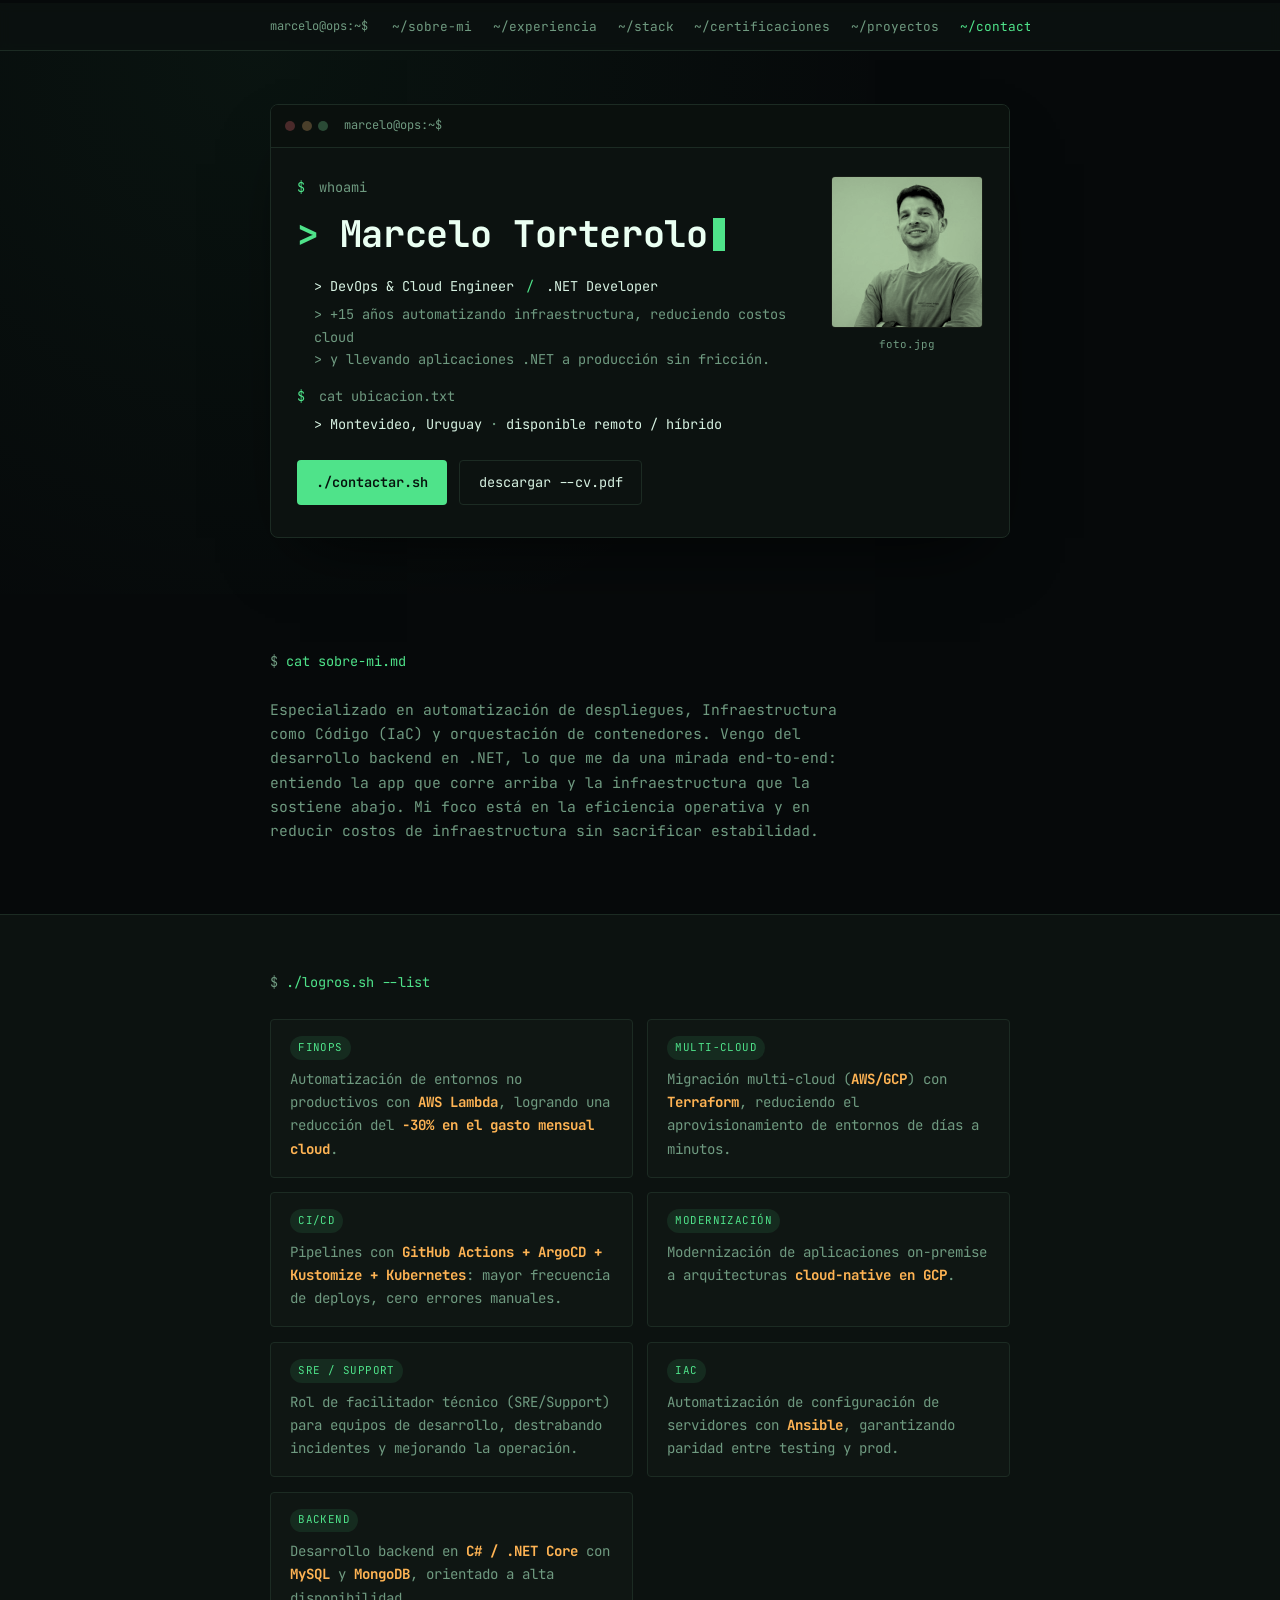
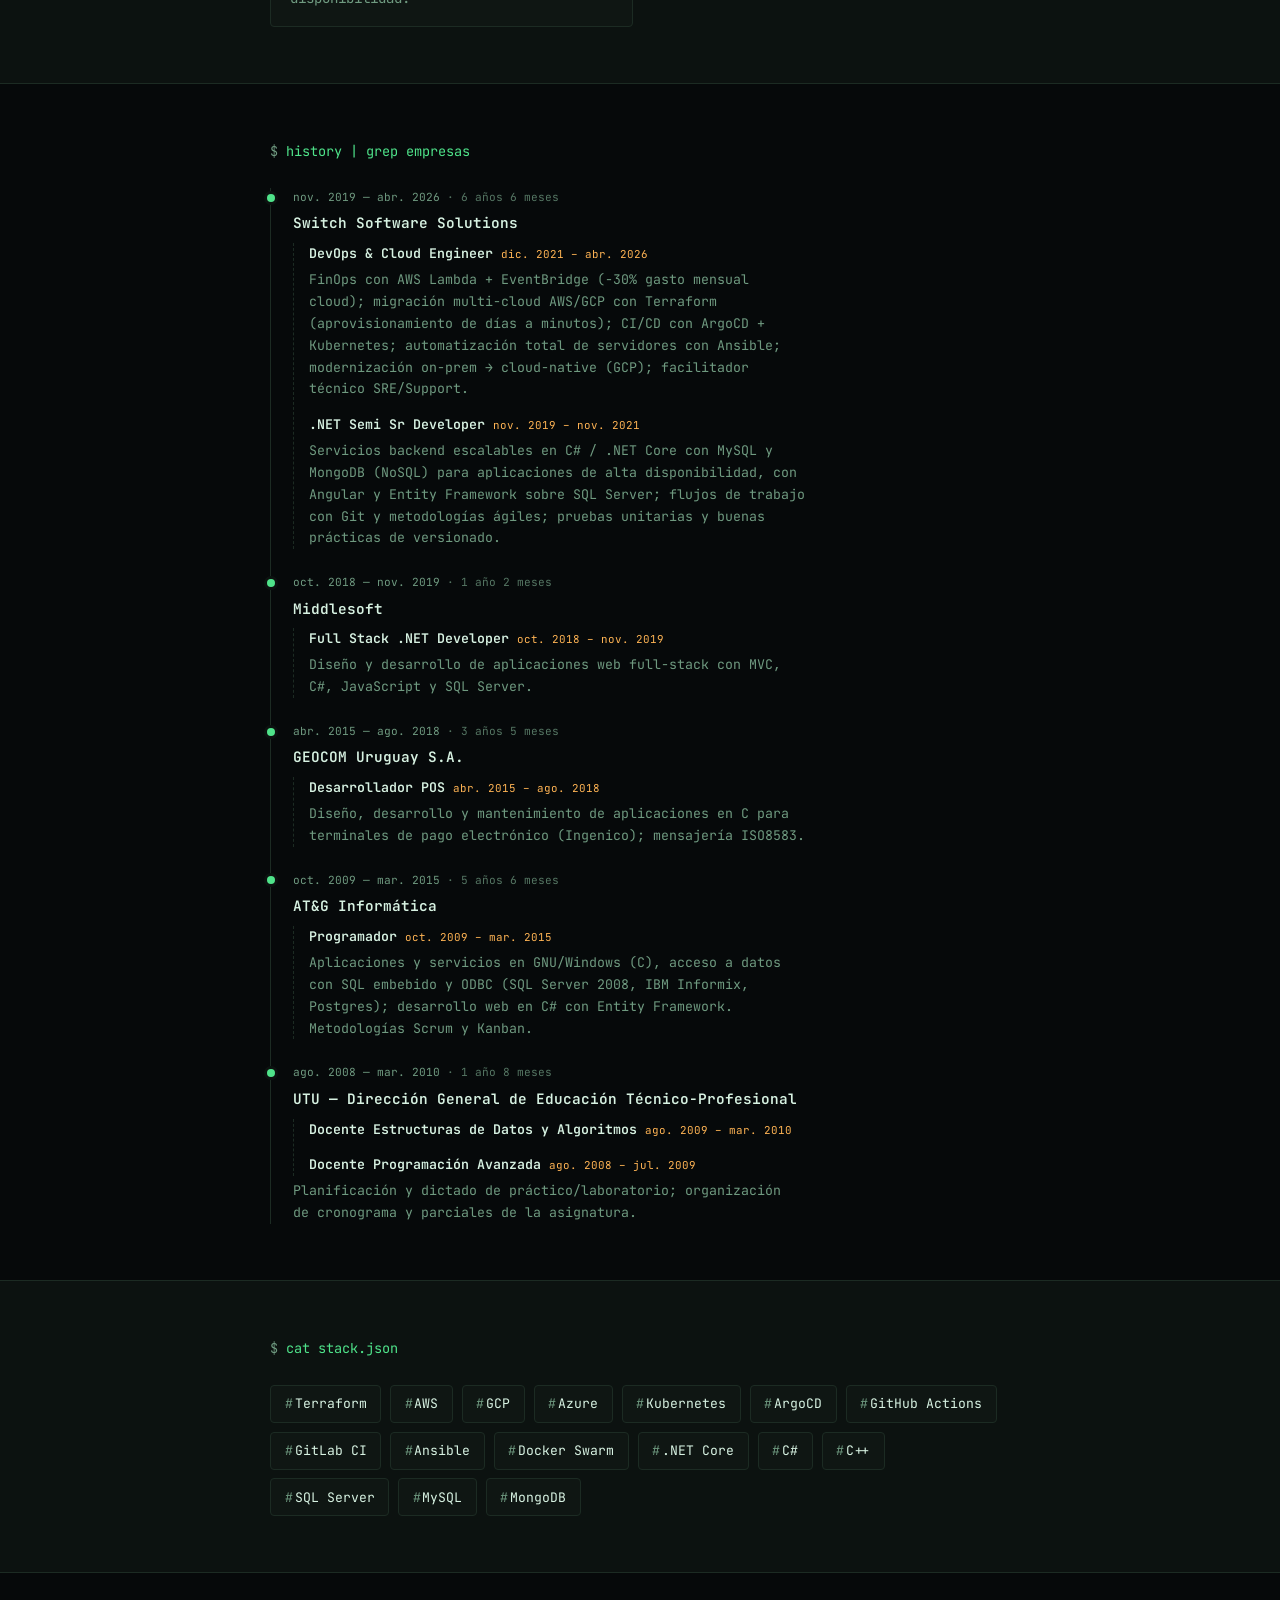
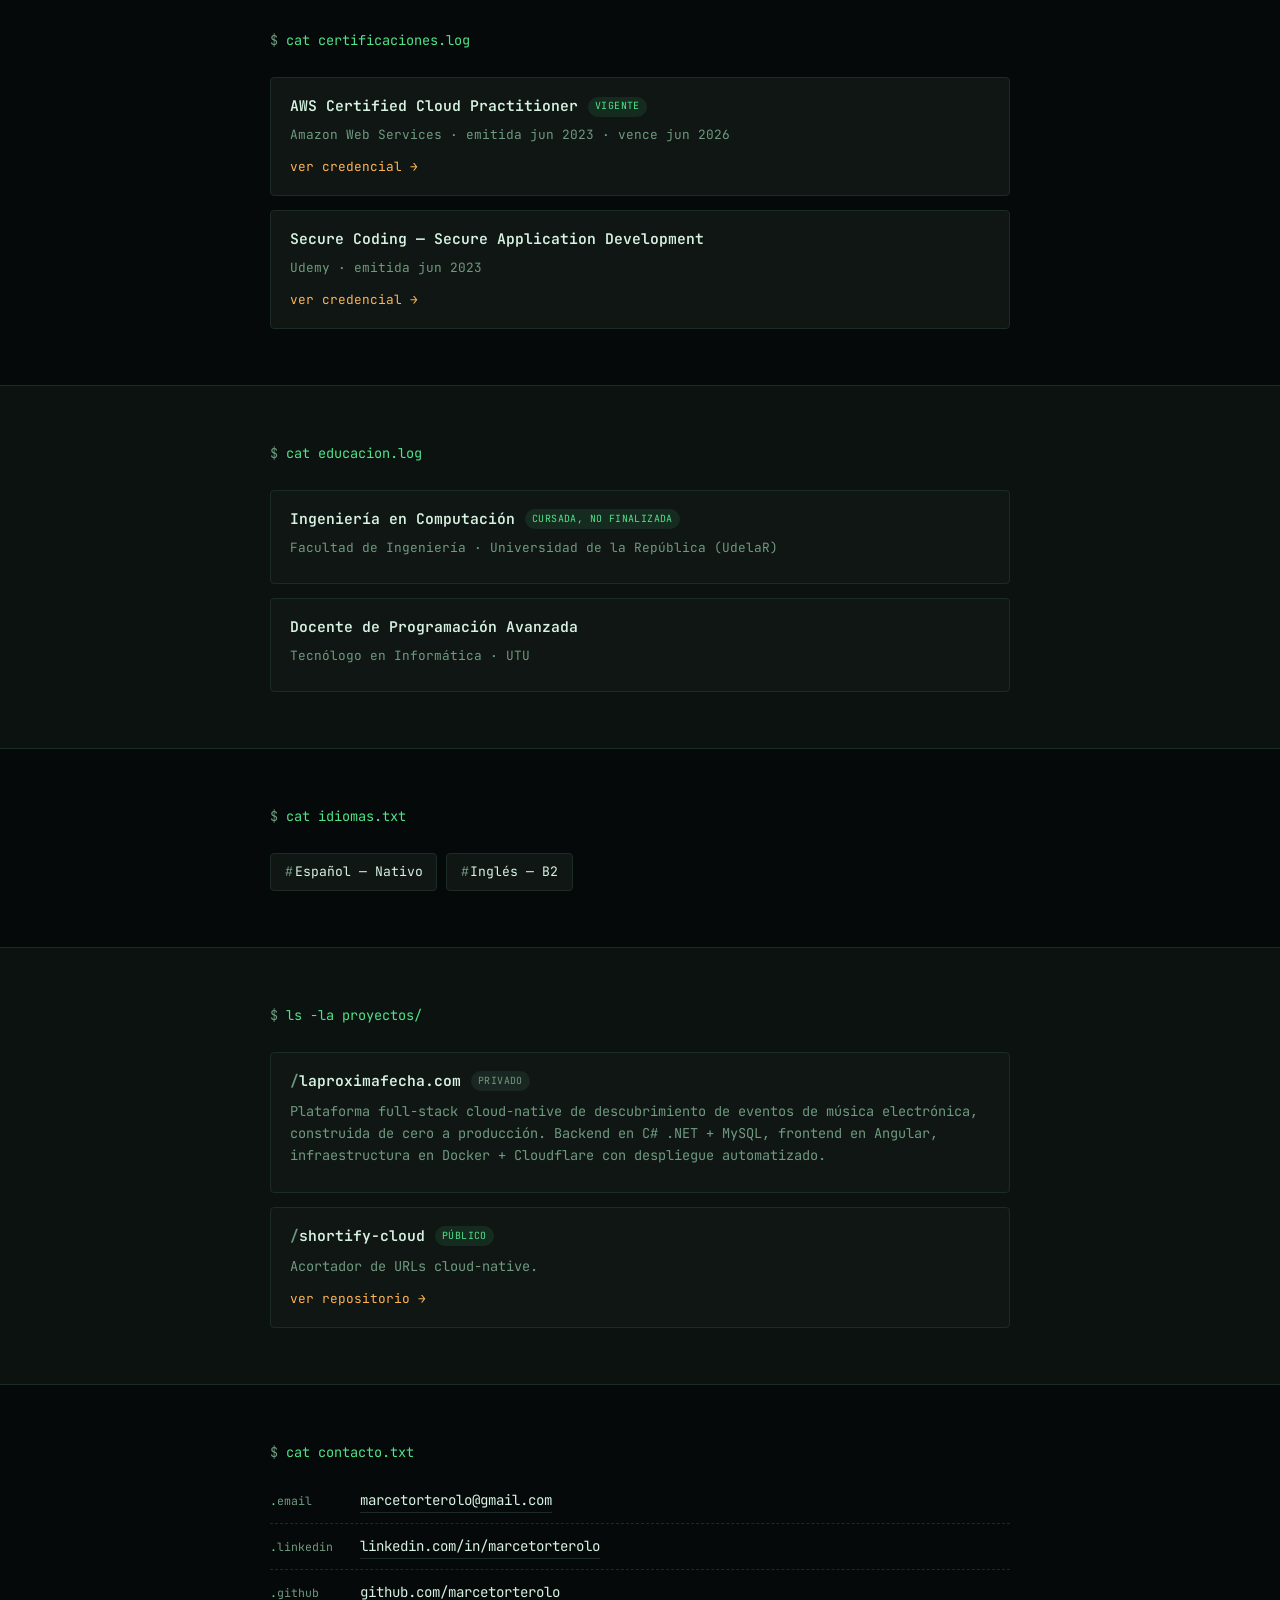
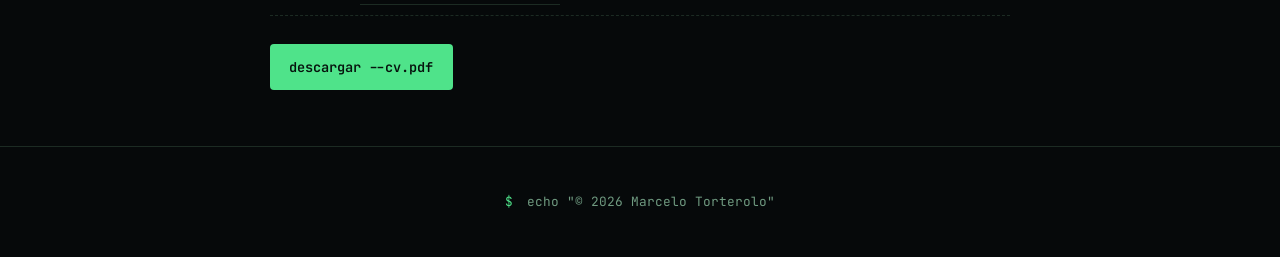
<file: index.html>
<!DOCTYPE html>
<html lang="es">
<head>
  <meta charset="UTF-8">
  <meta name="viewport" content="width=device-width, initial-scale=1.0">
  <title>Marcelo Torterolo — DevOps & Cloud Engineer / .NET Developer</title>
  <meta name="description" content="Marcelo Torterolo, DevOps & Cloud Engineer y desarrollador .NET con más de 15 años de trayectoria en automatización, IaC, Kubernetes y backend .NET Core. Montevideo, Uruguay — remoto/híbrido.">
  <meta name="author" content="Marcelo Torterolo">
  <meta name="robots" content="index, follow">
  <link rel="canonical" href="https://marcetorterolo.github.io/">

  <meta property="og:type" content="profile">
  <meta property="og:title" content="Marcelo Torterolo — DevOps & Cloud Engineer / .NET Developer">
  <meta property="og:description" content="Más de 15 años de trayectoria en Cloud/DevOps: automatización de despliegues, IaC, Kubernetes y backend .NET Core.">
  <meta property="og:url" content="https://marcetorterolo.github.io/">
  <meta property="og:image" content="https://marcetorterolo.github.io/assets/img/foto.jpg">
  <meta property="og:locale" content="es_UY">
  <meta name="twitter:card" content="summary">
  <meta name="twitter:title" content="Marcelo Torterolo — DevOps & Cloud Engineer / .NET Developer">
  <meta name="twitter:description" content="Más de 15 años de trayectoria en Cloud/DevOps: automatización de despliegues, IaC, Kubernetes y backend .NET Core.">
  <meta name="twitter:image" content="https://marcetorterolo.github.io/assets/img/foto.jpg">
  <meta name="google-site-verification" content="WIqYX5avbiARxaX_bdceEm45WlPpFte-IcDjLjryVTM" />

  <link rel="icon" type="image/svg+xml" href="assets/img/favicon.svg">
  <link rel="stylesheet" href="https://fonts.googleapis.com/css2?family=JetBrains+Mono:ital,wght@0,400;0,500;0,600;0,700;1,400&display=swap">
  <link rel="stylesheet" href="assets/css/style.css">

  <script type="application/ld+json">
  {
    "@context": "https://schema.org",
    "@type": "Person",
    "name": "Marcelo Torterolo",
    "url": "https://marcetorterolo.github.io/",
    "image": "https://marcetorterolo.github.io/assets/img/foto.jpg",
    "jobTitle": "DevOps & Cloud Engineer / .NET Developer",
    "email": "mailto:marcetorterolo@gmail.com",
    "address": {
      "@type": "PostalAddress",
      "addressLocality": "Montevideo",
      "addressCountry": "UY"
    },
    "sameAs": [
      "https://www.linkedin.com/in/marcetorterolo",
      "https://github.com/marcetorterolo"
    ],
    "knowsAbout": ["Terraform", "AWS", "GCP", "Kubernetes", "ArgoCD", "GitHub Actions", "Ansible", ".NET Core", "C#", "MySQL", "MongoDB"]
  }
  </script>
</head>
<body>

  <div class="scroll-progress" id="scrollProgress"></div>

  <nav class="nav" id="siteNav" aria-label="Navegación principal">
    <div class="container nav__inner">
      <a href="#" class="nav__brand">marcelo@ops:~$</a>
      <ul class="nav__links">
        <li><a href="#sobre-mi">~/sobre-mi</a></li>
        <li><a href="#experiencia">~/experiencia</a></li>
        <li><a href="#stack">~/stack</a></li>
        <li><a href="#certificaciones">~/certificaciones</a></li>
        <li><a href="#proyectos">~/proyectos</a></li>
        <li><a href="#contacto">~/contacto</a></li>
      </ul>
    </div>
  </nav>

  <header class="hero">
    <div class="container">
      <div class="termwin">
        <div class="termwin__bar">
          <span class="dot dot--r"></span><span class="dot dot--y"></span><span class="dot dot--g"></span>
          <span class="termwin__title">marcelo@ops:~$</span>
        </div>
        <div class="termwin__body hero__body">
          <div class="hero__text">
            <p class="line"><span class="prompt">$</span> whoami</p>
            <h1 class="hero__name">Marcelo Torterolo</h1>
            <p class="line line--out">&gt; DevOps &amp; Cloud Engineer <span class="sep">/</span> .NET Developer</p>
            <p class="line line--out hero__tagline">&gt; +15 años automatizando infraestructura, reduciendo costos cloud<br>&gt; y llevando aplicaciones .NET a producción sin fricción.</p>
            <p class="line"><span class="prompt">$</span> cat ubicacion.txt</p>
            <p class="line line--out">&gt; Montevideo, Uruguay <span class="dim">·</span> disponible remoto / híbrido</p>
            <div class="hero__actions">
              <a href="#contacto" class="btn btn--primary">./contactar.sh</a>
              <a href="cv-marcelo-torterolo.pdf" class="btn btn--outline" download>descargar --cv.pdf</a>
            </div>
          </div>
          <figure class="hero__photo">
            <img src="assets/img/foto.jpg" alt="Foto de Marcelo Torterolo">
            <figcaption>foto.jpg</figcaption>
          </figure>
        </div>
      </div>
    </div>
  </header>

  <main>
    <section id="sobre-mi" class="section">
      <div class="container">
        <h2 class="cmd">cat sobre-mi.md</h2>
        <p class="section__text">
          Especializado en automatización de despliegues, Infraestructura como Código (IaC) y orquestación de contenedores.
          Vengo del desarrollo backend en .NET, lo que me da una mirada end-to-end: entiendo la app que corre arriba y la
          infraestructura que la sostiene abajo. Mi foco está en la eficiencia operativa y en reducir costos de infraestructura
          sin sacrificar estabilidad.
        </p>
      </div>
    </section>

    <section id="experiencia" class="section section--alt">
      <div class="container">
        <h2 class="cmd">./logros.sh --list</h2>
        <ul class="achievements">
          <li class="achievement">
            <span class="achievement__tag">FinOps</span>
            <p>Automatización de entornos no productivos con <strong>AWS Lambda</strong>, logrando una reducción del <strong>-30% en el gasto mensual cloud</strong>.</p>
          </li>
          <li class="achievement">
            <span class="achievement__tag">Multi-cloud</span>
            <p>Migración multi-cloud (<strong>AWS/GCP</strong>) con <strong>Terraform</strong>, reduciendo el aprovisionamiento de entornos de días a minutos.</p>
          </li>
          <li class="achievement">
            <span class="achievement__tag">CI/CD</span>
            <p>Pipelines con <strong>GitHub Actions + ArgoCD + Kustomize + Kubernetes</strong>: mayor frecuencia de deploys, cero errores manuales.</p>
          </li>
          <li class="achievement">
            <span class="achievement__tag">Modernización</span>
            <p>Modernización de aplicaciones on-premise a arquitecturas <strong>cloud-native en GCP</strong>.</p>
          </li>
          <li class="achievement">
            <span class="achievement__tag">SRE / Support</span>
            <p>Rol de facilitador técnico (SRE/Support) para equipos de desarrollo, destrabando incidentes y mejorando la operación.</p>
          </li>
          <li class="achievement">
            <span class="achievement__tag">IaC</span>
            <p>Automatización de configuración de servidores con <strong>Ansible</strong>, garantizando paridad entre testing y prod.</p>
          </li>
          <li class="achievement">
            <span class="achievement__tag">Backend</span>
            <p>Desarrollo backend en <strong>C# / .NET Core</strong> con <strong>MySQL</strong> y <strong>MongoDB</strong>, orientado a alta disponibilidad.</p>
          </li>
        </ul>
      </div>
    </section>

    <section id="trayectoria" class="section">
      <div class="container">
        <h2 class="cmd">history | grep empresas</h2>
        <ol class="timeline">
          <li class="timeline__item">
            <div class="timeline__period">nov. 2019 — abr. 2026 <span class="timeline__total">· 6 años 6 meses</span></div>
            <div class="timeline__body">
              <p class="timeline__role">Switch Software Solutions</p>
              <ul class="subroles">
                <li class="subrole">
                  <p class="subrole__head"><span class="subrole__name">DevOps & Cloud Engineer</span><span class="subrole__period">dic. 2021 – abr. 2026</span></p>
                  <p class="timeline__desc">FinOps con AWS Lambda + EventBridge (‑30% gasto mensual cloud); migración multi-cloud AWS/GCP con Terraform (aprovisionamiento de días a minutos); CI/CD con ArgoCD + Kubernetes; automatización total de servidores con Ansible; modernización on-prem → cloud-native (GCP); facilitador técnico SRE/Support.</p>
                </li>
                <li class="subrole">
                  <p class="subrole__head"><span class="subrole__name">.NET Semi Sr Developer</span><span class="subrole__period">nov. 2019 – nov. 2021</span></p>
                  <p class="timeline__desc">Servicios backend escalables en C# / .NET Core con MySQL y MongoDB (NoSQL) para aplicaciones de alta disponibilidad, con Angular y Entity Framework sobre SQL Server; flujos de trabajo con Git y metodologías ágiles; pruebas unitarias y buenas prácticas de versionado.</p>
                </li>
              </ul>
            </div>
          </li>
          <li class="timeline__item">
            <div class="timeline__period">oct. 2018 — nov. 2019 <span class="timeline__total">· 1 año 2 meses</span></div>
            <div class="timeline__body">
              <p class="timeline__role">Middlesoft</p>
              <ul class="subroles">
                <li class="subrole">
                  <p class="subrole__head"><span class="subrole__name">Full Stack .NET Developer</span><span class="subrole__period">oct. 2018 – nov. 2019</span></p>
                  <p class="timeline__desc">Diseño y desarrollo de aplicaciones web full-stack con MVC, C#, JavaScript y SQL Server.</p>
                </li>
              </ul>
            </div>
          </li>
          <li class="timeline__item">
            <div class="timeline__period">abr. 2015 — ago. 2018 <span class="timeline__total">· 3 años 5 meses</span></div>
            <div class="timeline__body">
              <p class="timeline__role">GEOCOM Uruguay S.A.</p>
              <ul class="subroles">
                <li class="subrole">
                  <p class="subrole__head"><span class="subrole__name">Desarrollador POS</span><span class="subrole__period">abr. 2015 – ago. 2018</span></p>
                  <p class="timeline__desc">Diseño, desarrollo y mantenimiento de aplicaciones en C para terminales de pago electrónico (Ingenico); mensajería ISO8583.</p>
                </li>
              </ul>
            </div>
          </li>
          <li class="timeline__item">
            <div class="timeline__period">oct. 2009 — mar. 2015 <span class="timeline__total">· 5 años 6 meses</span></div>
            <div class="timeline__body">
              <p class="timeline__role">AT&amp;G Informática</p>
              <ul class="subroles">
                <li class="subrole">
                  <p class="subrole__head"><span class="subrole__name">Programador</span><span class="subrole__period">oct. 2009 – mar. 2015</span></p>
                  <p class="timeline__desc">Aplicaciones y servicios en GNU/Windows (C), acceso a datos con SQL embebido y ODBC (SQL Server 2008, IBM Informix, Postgres); desarrollo web en C# con Entity Framework. Metodologías Scrum y Kanban.</p>
                </li>
              </ul>
            </div>
          </li>
          <li class="timeline__item">
            <div class="timeline__period">ago. 2008 — mar. 2010 <span class="timeline__total">· 1 año 8 meses</span></div>
            <div class="timeline__body">
              <p class="timeline__role">UTU — Dirección General de Educación Técnico-Profesional</p>
              <ul class="subroles">
                <li class="subrole">
                  <p class="subrole__head"><span class="subrole__name">Docente Estructuras de Datos y Algoritmos</span><span class="subrole__period">ago. 2009 – mar. 2010</span></p>
                </li>
                <li class="subrole">
                  <p class="subrole__head"><span class="subrole__name">Docente Programación Avanzada</span><span class="subrole__period">ago. 2008 – jul. 2009</span></p>
                </li>
              </ul>
              <p class="timeline__desc">Planificación y dictado de práctico/laboratorio; organización de cronograma y parciales de la asignatura.</p>
            </div>
          </li>
        </ol>
      </div>
    </section>

    <section id="stack" class="section section--alt">
      <div class="container">
        <h2 class="cmd">cat stack.json</h2>
        <ul class="tags">
          <li class="tag">Terraform</li>
          <li class="tag">AWS</li>
          <li class="tag">GCP</li>
          <li class="tag">Azure</li>
          <li class="tag">Kubernetes</li>
          <li class="tag">ArgoCD</li>
          <li class="tag">GitHub Actions</li>
          <li class="tag">GitLab CI</li>
          <li class="tag">Ansible</li>
          <li class="tag">Docker Swarm</li>
          <li class="tag">.NET Core</li>
          <li class="tag">C#</li>
          <li class="tag">C++</li>
          <li class="tag">SQL Server</li>
          <li class="tag">MySQL</li>
          <li class="tag">MongoDB</li>
        </ul>
      </div>
    </section>

    <section id="certificaciones" class="section">
      <div class="container">
        <h2 class="cmd">cat certificaciones.log</h2>
        <ul class="certs">
          <li class="cert">
            <div class="cert__head">
              <span class="cert__name">AWS Certified Cloud Practitioner</span>
              <span class="cert__badge">vigente</span>
            </div>
            <p class="cert__meta">Amazon Web Services · emitida jun 2023 · vence jun 2026</p>
            <a href="https://www.credly.com/badges/dad21189-9530-4a32-a208-309528330fe3" target="_blank" rel="noopener noreferrer">ver credencial →</a>
          </li>
          <li class="cert">
            <div class="cert__head">
              <span class="cert__name">Secure Coding — Secure Application Development</span>
            </div>
            <p class="cert__meta">Udemy · emitida jun 2023</p>
            <a href="https://www.udemy.com/certificate/UC-da683697-0d96-4401-a896-f2848eb38d50/" target="_blank" rel="noopener noreferrer">ver credencial →</a>
          </li>
        </ul>
      </div>
    </section>

    <section id="educacion" class="section section--alt">
      <div class="container">
        <h2 class="cmd">cat educacion.log</h2>
        <ul class="certs">
          <li class="cert">
            <div class="cert__head">
              <span class="cert__name">Ingeniería en Computación</span>
              <span class="cert__badge">cursada, no finalizada</span>
            </div>
            <p class="cert__meta">Facultad de Ingeniería · Universidad de la República (UdelaR)</p>
          </li>
          <li class="cert">
            <div class="cert__head">
              <span class="cert__name">Docente de Programación Avanzada</span>
            </div>
            <p class="cert__meta">Tecnólogo en Informática · UTU</p>
          </li>
        </ul>
      </div>
    </section>

    <section id="idiomas" class="section">
      <div class="container">
        <h2 class="cmd">cat idiomas.txt</h2>
        <ul class="tags">
          <li class="tag">Español — Nativo</li>
          <li class="tag">Inglés — B2</li>
        </ul>
      </div>
    </section>

    <section id="proyectos" class="section section--alt">
      <div class="container">
        <h2 class="cmd">ls -la proyectos/</h2>
        <ul class="projects">
          <li class="project">
            <div class="project__head">
              <span class="project__name">laproximafecha.com</span>
              <span class="project__badge project__badge--private">privado</span>
            </div>
            <p class="project__desc">Plataforma full-stack cloud-native de descubrimiento de eventos de música electrónica, construida de cero a producción. Backend en C# .NET + MySQL, frontend en Angular, infraestructura en Docker + Cloudflare con despliegue automatizado.</p>
          </li>
          <li class="project">
            <div class="project__head">
              <span class="project__name">shortify-cloud</span>
              <span class="project__badge project__badge--public">público</span>
            </div>
            <p class="project__desc">Acortador de URLs cloud-native.</p>
            <a href="https://github.com/marcetorterolo/shortify-cloud" target="_blank" rel="noopener noreferrer">ver repositorio →</a>
          </li>
        </ul>
      </div>
    </section>

    <section id="contacto" class="section">
      <div class="container">
        <h2 class="cmd">cat contacto.txt</h2>
        <ul class="contact-list">
          <li>
            <span class="contact-list__label">email</span>
            <a href="mailto:marcetorterolo@gmail.com">marcetorterolo@gmail.com</a>
          </li>
          <li>
            <span class="contact-list__label">linkedin</span>
            <a href="https://www.linkedin.com/in/marcetorterolo" target="_blank" rel="noopener noreferrer">linkedin.com/in/marcetorterolo</a>
          </li>
          <li>
            <span class="contact-list__label">github</span>
            <a href="https://github.com/marcetorterolo" target="_blank" rel="noopener noreferrer">github.com/marcetorterolo</a>
          </li>
        </ul>
        <a href="cv-marcelo-torterolo.pdf" class="btn btn--primary" download>descargar --cv.pdf</a>
      </div>
    </section>
  </main>

  <footer class="footer">
    <div class="container">
      <p><span class="prompt">$</span> echo "&copy; <span id="year"></span> Marcelo Torterolo"</p>
    </div>
  </footer>

  <script src="assets/js/main.js"></script>
</body>
</html>
</file>
<file: assets/css/style.css>
/* =========================================
   Marcelo Torterolo — CV online
   Dirección: Terminal / shell session
   Dark-only por diseño (estética de consola real)
   ========================================= */

:root {
  --bg: #06090a;
  --bg-raised: #0c1210;
  --surface: #0f1613;
  --line: #1c2b23;
  --text: #d7f2e2;
  --text-dim: #6f9a80;
  --accent: #4fe38a;
  --accent-2: #ffb454;
  --accent-soft: rgba(79, 227, 138, 0.1);
  --danger: #ff6b6b;
  --font-mono: 'JetBrains Mono', 'SFMono-Regular', ui-monospace, Menlo, Consolas, monospace;
  --radius: 4px;
  --container-w: 780px;
}

* {
  box-sizing: border-box;
}

html {
  scroll-behavior: smooth;
}

body {
  margin: 0;
  background: var(--bg);
  color: var(--text);
  font-family: var(--font-mono);
  font-size: 15px;
  line-height: 1.65;
  -webkit-font-smoothing: antialiased;
}

.container {
  width: 100%;
  max-width: var(--container-w);
  margin: 0 auto;
  padding: 0 1.25rem;
}

::selection {
  background: var(--accent);
  color: #06120c;
}

/* ---------- Nav ---------- */

.nav {
  position: sticky;
  top: 3px;
  z-index: 900;
  background: rgba(12, 18, 16, 0.9);
  backdrop-filter: blur(6px);
  border-bottom: 1px solid var(--line);
}

.nav__inner {
  display: flex;
  align-items: center;
  justify-content: space-between;
  gap: 1.5rem;
  padding: 0.7rem 1.25rem;
  overflow-x: auto;
  scrollbar-width: none;
}

.nav__inner::-webkit-scrollbar {
  display: none;
}

.nav__brand {
  flex: 0 0 auto;
  color: var(--text-dim);
  font-size: 0.75rem;
  text-decoration: none;
  white-space: nowrap;
}

.nav__brand:hover {
  color: var(--accent);
}

.nav__links {
  display: flex;
  align-items: center;
  gap: 1.3rem;
  margin: 0;
  padding: 0;
  list-style: none;
  white-space: nowrap;
}

.nav__links a {
  color: var(--text-dim);
  text-decoration: none;
  font-size: 0.8rem;
  transition: color 0.15s ease;
}

.nav__links a:hover {
  color: var(--text);
}

.nav__links a.is-active {
  color: var(--accent);
}

/* ---------- Terminal window chrome ---------- */

.termwin {
  border: 1px solid var(--line);
  border-radius: 8px;
  background: var(--bg-raised);
  overflow: hidden;
  box-shadow: 0 30px 70px -30px rgba(0, 0, 0, 0.8);
}

.termwin__bar {
  display: flex;
  align-items: center;
  gap: 0.4rem;
  padding: 0.7rem 0.9rem;
  background: #0a100d;
  border-bottom: 1px solid var(--line);
}

.dot {
  width: 10px;
  height: 10px;
  border-radius: 50%;
  background: #2a3a30;
}

.dot--r { background: #4a2a2a; }
.dot--y { background: #4a3f2a; }
.dot--g { background: #2a4a35; }

.termwin__title {
  margin-left: 0.6rem;
  font-size: 0.75rem;
  color: var(--text-dim);
}

.termwin__body {
  padding: 1.75rem 1.6rem 2rem;
}

/* ---------- Hero ---------- */

.hero {
  padding: 3.5rem 0;
  background:
    radial-gradient(circle at 20% 0%, rgba(79, 227, 138, 0.05), transparent 55%),
    var(--bg);
}

.hero__body {
  display: flex;
  align-items: flex-start;
  justify-content: space-between;
  gap: 2rem;
  flex-wrap: wrap;
}

.hero__text {
  flex: 1 1 340px;
  min-width: 0;
}

.line {
  margin: 0 0 0.35rem;
  color: var(--text-dim);
  font-size: 0.85rem;
}

.line--out {
  color: var(--text);
  padding-left: 1.1rem;
}

.prompt {
  color: var(--accent);
  margin-right: 0.4rem;
}

.hero__name {
  font-size: clamp(1.7rem, 5vw, 2.3rem);
  font-weight: 700;
  color: #eafff2;
  margin: 0.2rem 0 0.65rem;
  letter-spacing: -0.01em;
  text-wrap: balance;
}

.hero__name::before {
  content: '> ';
  color: var(--accent);
}

.hero__name::after {
  content: '';
  display: inline-block;
  width: 0.55ch;
  height: 0.9em;
  margin-left: 0.15em;
  background: var(--accent);
  vertical-align: -0.1em;
  animation: cursor-blink 1s steps(1) infinite;
}

.sep {
  color: var(--accent);
  margin: 0 0.3em;
}

.hero__tagline {
  color: var(--text-dim);
  margin-bottom: 0.9rem;
}

.dim {
  color: var(--text-dim);
}

.hero__actions {
  display: flex;
  flex-wrap: wrap;
  gap: 0.75rem;
  margin-top: 1.5rem;
}

.hero__photo {
  flex: 0 0 auto;
  margin: 0;
  text-align: center;
}

.hero__photo img {
  width: 152px;
  height: 152px;
  object-fit: cover;
  border-radius: var(--radius);
  border: 1px solid var(--line);
  filter: grayscale(1) contrast(1.15) brightness(0.95) sepia(0.3) hue-rotate(60deg) saturate(2.2);
  display: block;
}

.hero__photo figcaption {
  margin-top: 0.5rem;
  font-size: 0.68rem;
  color: var(--text-dim);
}

/* ---------- Buttons ---------- */

.btn {
  display: inline-flex;
  align-items: center;
  gap: 0.5rem;
  padding: 0.65rem 1.15rem;
  border-radius: var(--radius);
  font-family: var(--font-mono);
  font-size: 0.85rem;
  text-decoration: none;
  border: 1px solid transparent;
  transition: transform 0.15s ease, background 0.15s ease, border-color 0.15s ease, color 0.15s ease;
}

.btn:hover {
  transform: translateY(-2px);
}

.btn--primary {
  background: var(--accent);
  color: #06130d;
  font-weight: 600;
}

.btn--primary:hover {
  background: #7cf0ac;
}

.btn--outline {
  background: transparent;
  color: var(--text);
  border-color: var(--line);
}

.btn--outline:hover {
  border-color: var(--accent);
  color: var(--accent);
}

/* ---------- Sections ---------- */

.section {
  padding: 3.5rem 0;
  border-bottom: 1px solid var(--line);
  scroll-margin-top: 56px;
}

.section--alt {
  background: var(--bg-raised);
}

.cmd {
  font-size: 0.85rem;
  font-weight: 400;
  color: var(--accent);
  margin: 0 0 1.6rem;
}

.cmd::before {
  content: '$ ';
  color: var(--text-dim);
}

.section__text {
  color: var(--text-dim);
  max-width: 66ch;
  font-size: 0.92rem;
}

.section__text strong,
.achievement strong {
  color: var(--text);
}

/* ---------- Achievements ---------- */

.achievements {
  list-style: none;
  margin: 0;
  padding: 0;
  display: grid;
  gap: 0.9rem;
}

.achievement {
  background: var(--surface);
  border: 1px solid var(--line);
  border-radius: var(--radius);
  padding: 1rem 1.2rem;
  display: flex;
  flex-direction: column;
  gap: 0.5rem;
}

.achievement__tag {
  align-self: flex-start;
  font-size: 0.68rem;
  color: var(--accent);
  background: var(--accent-soft);
  padding: 0.18rem 0.5rem;
  border-radius: 999px;
  letter-spacing: 0.04em;
  text-transform: uppercase;
}

.achievement p {
  margin: 0;
  color: var(--text-dim);
  font-size: 0.88rem;
}

.achievement strong {
  color: var(--accent-2);
}

/* ---------- Trayectoria ---------- */

.timeline {
  list-style: none;
  margin: 0;
  padding: 0;
  display: grid;
  gap: 0;
  border-left: 1px solid var(--line);
}

.timeline__item {
  position: relative;
  padding: 0 0 1.5rem 1.4rem;
}

.timeline__item:last-child {
  padding-bottom: 0;
}

.timeline__item::before {
  content: '';
  position: absolute;
  left: -4.5px;
  top: 0.35rem;
  width: 8px;
  height: 8px;
  border-radius: 50%;
  background: var(--accent);
  box-shadow: 0 0 0 3px var(--bg-raised);
}

.timeline__period {
  font-size: 0.7rem;
  color: var(--text-dim);
  margin-bottom: 0.3rem;
}

.timeline__total {
  color: var(--text-dim);
  opacity: 0.75;
}

.timeline__role {
  margin: 0 0 0.3rem;
  color: var(--text);
  font-size: 0.9rem;
  font-weight: 600;
}

.timeline__desc {
  margin: 0.25rem 0 0;
  color: var(--text-dim);
  font-size: 0.83rem;
  max-width: 62ch;
}

.subroles {
  list-style: none;
  margin: 0.5rem 0 0;
  padding: 0 0 0 0.9rem;
  border-left: 1px dashed var(--line);
  display: grid;
  gap: 0.85rem;
}

.subrole__head {
  margin: 0;
  display: flex;
  flex-wrap: wrap;
  align-items: baseline;
  gap: 0.5rem;
}

.subrole__name {
  color: var(--text);
  font-size: 0.83rem;
  font-weight: 600;
}

.subrole__period {
  color: var(--accent-2);
  font-size: 0.68rem;
}

.subrole .timeline__desc {
  margin-top: 0.25rem;
}

/* ---------- Tags / stack ---------- */

.tags {
  list-style: none;
  margin: 0;
  padding: 0;
  display: flex;
  flex-wrap: wrap;
  gap: 0.55rem;
}

.tag {
  font-size: 0.82rem;
  color: var(--text);
  background: var(--surface);
  border: 1px solid var(--line);
  border-radius: var(--radius);
  padding: 0.45rem 0.85rem;
  transition: border-color 0.15s ease, color 0.15s ease;
}

.tag::before {
  content: '#';
  color: var(--text-dim);
  margin-right: 0.15em;
}

.tag:hover {
  border-color: var(--accent);
  color: var(--accent);
}

/* ---------- Certificaciones ---------- */

.certs {
  list-style: none;
  margin: 0;
  padding: 0;
  display: grid;
  gap: 0.9rem;
}

.cert {
  background: var(--surface);
  border: 1px solid var(--line);
  border-radius: var(--radius);
  padding: 1rem 1.2rem;
}

.cert__head {
  display: flex;
  align-items: center;
  gap: 0.6rem;
  flex-wrap: wrap;
}

.cert__name {
  color: var(--text);
  font-size: 0.92rem;
  font-weight: 600;
}

.cert__badge {
  font-size: 0.62rem;
  text-transform: uppercase;
  letter-spacing: 0.04em;
  color: var(--accent);
  background: var(--accent-soft);
  padding: 0.12rem 0.45rem;
  border-radius: 999px;
}

.cert__meta {
  margin: 0.35rem 0 0.55rem;
  font-size: 0.8rem;
  color: var(--text-dim);
}

.cert a {
  font-size: 0.8rem;
  color: var(--accent-2);
  text-decoration: none;
}

.cert a:hover {
  text-decoration: underline;
}

/* ---------- Proyectos ---------- */

.projects {
  list-style: none;
  margin: 0;
  padding: 0;
  display: grid;
  gap: 0.9rem;
}

.project {
  background: var(--surface);
  border: 1px solid var(--line);
  border-radius: var(--radius);
  padding: 1rem 1.2rem;
}

.project__head {
  display: flex;
  align-items: center;
  gap: 0.6rem;
  flex-wrap: wrap;
}

.project__name {
  color: var(--text);
  font-size: 0.92rem;
  font-weight: 600;
}

.project__name::before {
  content: '/';
  color: var(--text-dim);
}

.project__badge {
  font-size: 0.62rem;
  text-transform: uppercase;
  letter-spacing: 0.04em;
  padding: 0.12rem 0.45rem;
  border-radius: 999px;
}

.project__badge--public {
  color: var(--accent);
  background: var(--accent-soft);
}

.project__badge--private {
  color: var(--text-dim);
  background: rgba(111, 154, 128, 0.12);
}

.project__desc {
  margin: 0.4rem 0 0.55rem;
  font-size: 0.85rem;
  color: var(--text-dim);
}

.project a {
  font-size: 0.8rem;
  color: var(--accent-2);
  text-decoration: none;
}

.project a:hover {
  text-decoration: underline;
}

/* ---------- Contact ---------- */

.contact-list {
  list-style: none;
  margin: 0 0 1.75rem;
  padding: 0;
  display: grid;
  gap: 0.65rem;
}

.contact-list li {
  display: flex;
  gap: 0.75rem;
  align-items: baseline;
  border-bottom: 1px dashed var(--line);
  padding-bottom: 0.65rem;
  font-size: 0.88rem;
}

.contact-list__label {
  font-size: 0.72rem;
  color: var(--text-dim);
  min-width: 78px;
}

.contact-list__label::before {
  content: '.';
  color: var(--accent);
}

.contact-list a,
.contact-list__value {
  color: var(--text);
}

.contact-list a {
  text-decoration: none;
  border-bottom: 1px solid var(--line);
}

.contact-list a:hover {
  color: var(--accent);
  border-color: var(--accent);
}

/* ---------- Footer ---------- */

.footer {
  padding: 2rem 0;
  color: var(--text-dim);
  font-size: 0.8rem;
  text-align: center;
}

/* ---------- Responsive ---------- */

@media (min-width: 640px) {
  .achievements {
    grid-template-columns: repeat(2, 1fr);
  }
}

@media (max-width: 560px) {
  .hero__body {
    flex-direction: column-reverse;
  }
  .hero__photo img {
    width: 96px;
    height: 96px;
  }
}

/* ---------- Scroll progress bar ---------- */

.scroll-progress {
  position: fixed;
  top: 0;
  left: 0;
  height: 3px;
  width: 0%;
  background: var(--accent);
  z-index: 1000;
  transition: width 0.1s linear;
}

/* ---------- Scroll reveal ---------- */

@keyframes cursor-blink {
  0%, 49% { opacity: 1; }
  50%, 100% { opacity: 0; }
}

.reveal {
  opacity: 0;
  transform: translateY(16px);
  transition: opacity 0.6s ease, transform 0.6s ease;
}

.reveal--visible {
  opacity: 1;
  transform: none;
}

@media (prefers-reduced-motion: reduce) {
  html {
    scroll-behavior: auto;
  }

  .hero__name::after {
    animation: none;
  }

  .scroll-progress {
    transition: none;
  }

  .reveal {
    opacity: 1;
    transform: none;
    transition: none;
  }
}
</file>
